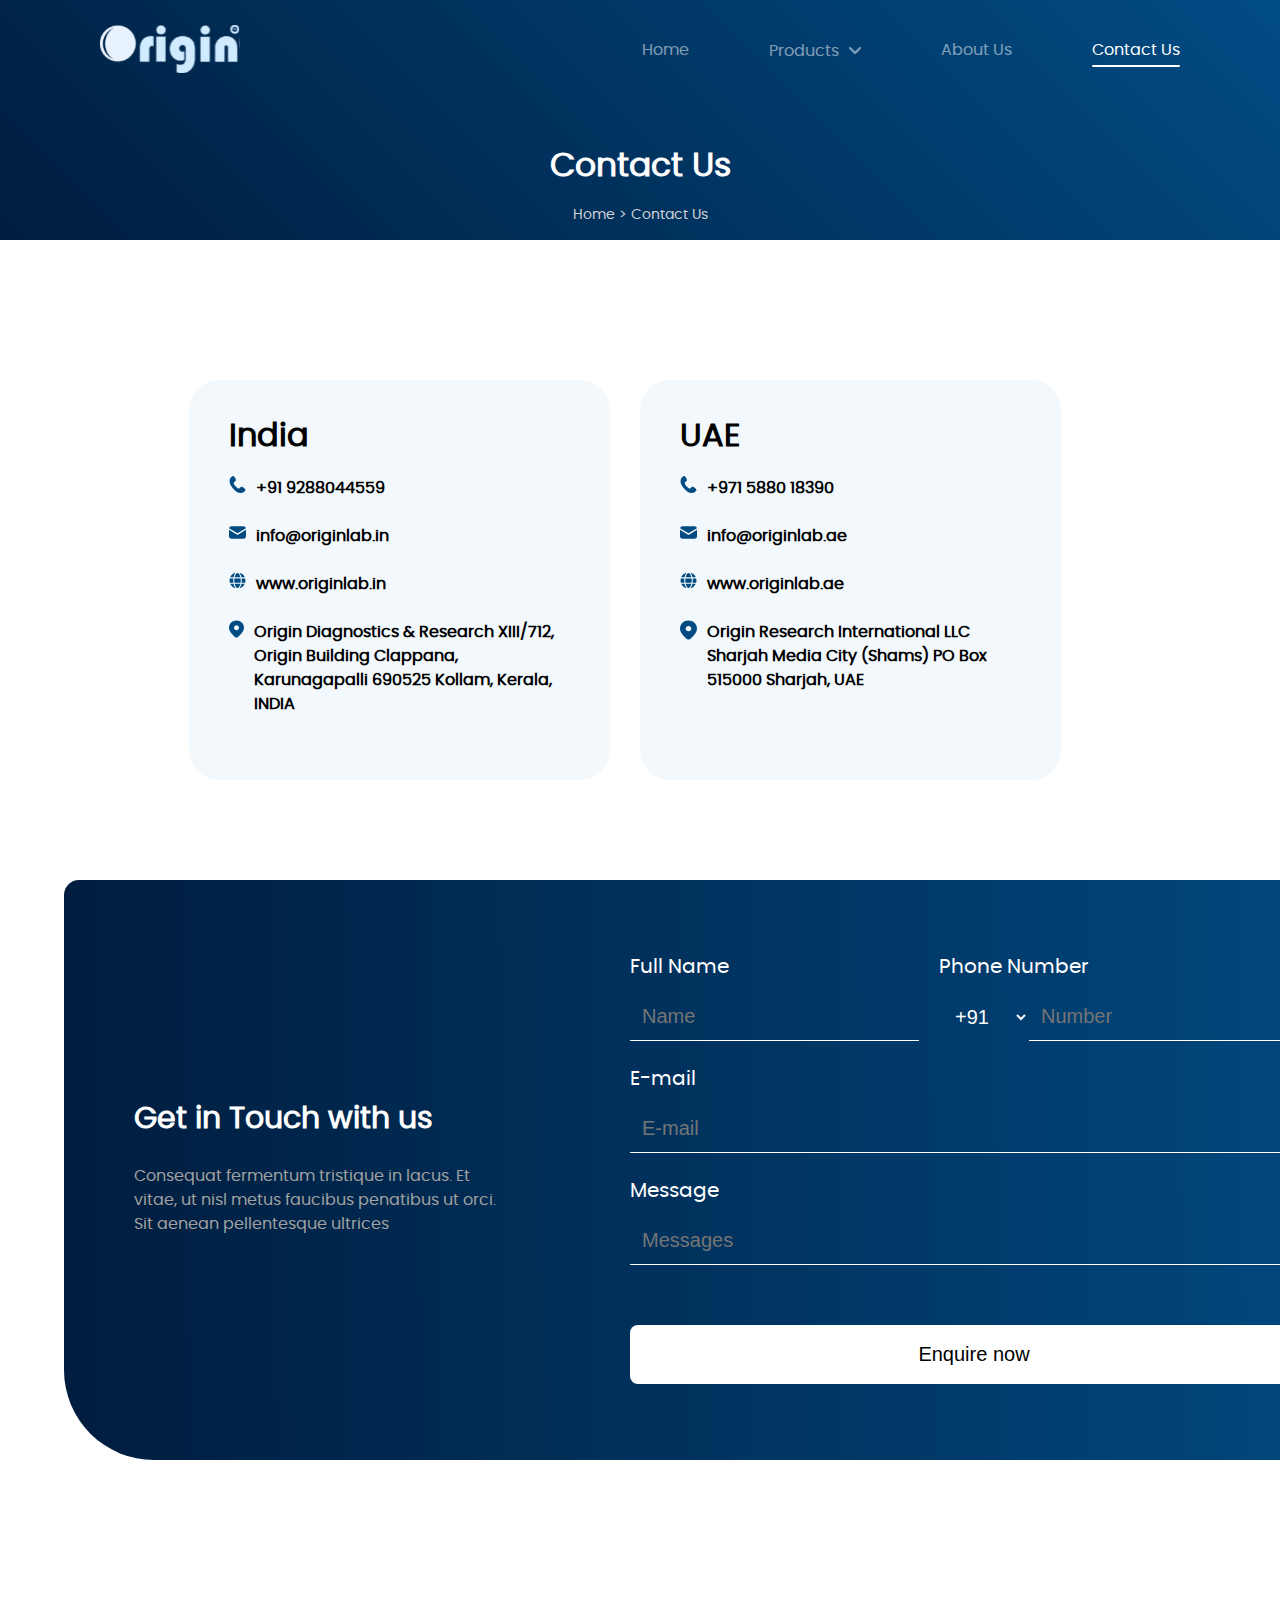
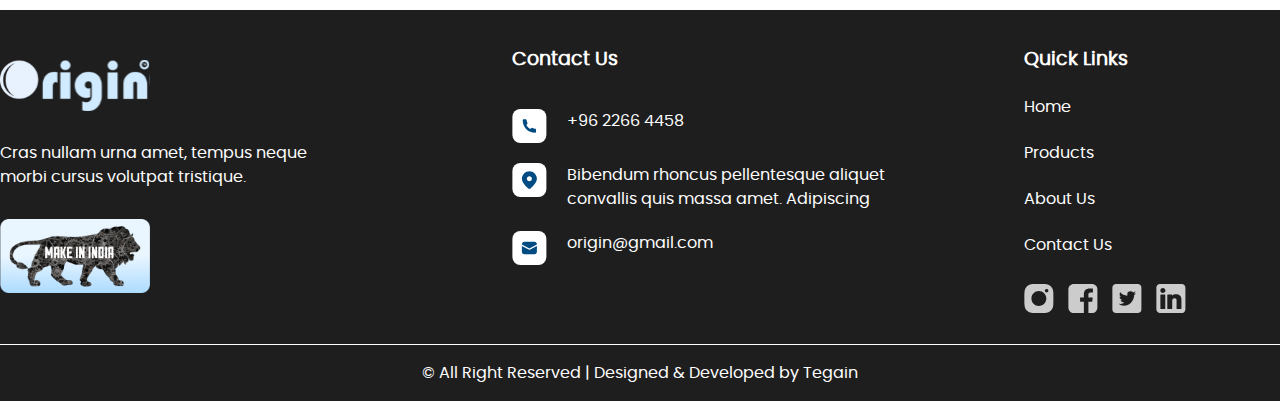
<file: pages/contact.html>
<!DOCTYPE html>
<html lang="en">
<head>
    <meta charset="UTF-8">
    <meta http-equiv="X-UA-Compatible" content="IE=edge">
    <meta name="viewport" content="width=device-width, initial-scale=1.0">
    <title>Origin</title>
    <link rel="stylesheet" href="../css/style.css">
    <link rel="stylesheet" href="../css/all.css">
    <link rel="favicon" href="../images/logo.svg">
    <script src="../js/jquery-3.6.0.min.js"></script>
    <script src="../js/script.js" defer></script>
</head>
<body>
    <section id="head">
        <header>
                <a href="#"><img src="../images/logo.svg" alt="Logo"></a></img>
                <nav>
                    <ul>
                        <li><a href="../index.html">Home</a></li>
                        <li><a href="../pages/product.html">Products <i class="fa-solid fa-angle-down"></i></a></li>
                        <li><a href="../pages/about.html">About Us</a></li>
                        <li class="active"><a href="../pages/contact.html">Contact Us</a></li>
                    </ul>
                </nav>
        </header>
        <h2>Contact Us</h2>
       <div class="list">
            <span>
                <a href="../index.html">Home</a> > <a href="../pages/product.html">Contact Us</a>
            </span>
       </div>
    </section>
    <section id="contact-info">
        <div class="wrapper">
            <div class="left-in">
                <h1>
                    India
                </h1>
               <div class="left">
                    <ul>
                        <li>
                            <div class="phone">
                                <img src="../images/phone.svg" alt="images">
                            </div>
                            <span><a href="tel:+91 9288044559">+91 9288044559</a></span>
                        </li>
                        <li>
                            <div class="message">
                                <img src="../images/message1.svg" alt="images">
                            </div>
                            <span><a href="mailto:info@originlab.in">info@originlab.in</a></span>
                        </li>
                        <li>
                            <div class="link">
                                <img src="../images/web 1.svg" alt="images">
                            </div>
                            <span><a href="www.originlab.in">www.originlab.in</a></span>
                        </li>
                        <li>
                            <div class="location">
                                <img src="../images/location1.svg" alt="images">
                            </div>
                            <span><a href="#">Origin Diagnostics & Research XIII/712, Origin Building Clappana, Karunagapalli 690525 Kollam, Kerala, INDIA</a></span>
                        </li>
                    </ul>
               </div>
            </div>
            <div class="right-uae">
                <h1>UAE</h1>
                <div class="right">
                    <ul>
                        <li>
                            <div class="phone">
                                <img src="../images/phone.svg" alt="images">
                            </div>
                            <span><a href="tel:+971 5880 18390">+971 5880 18390</a></span>
                        </li>
                        <li>
                            <div class="message">
                                <img src="../images/message1.svg" alt="images">
                            </div>
                            <span><a href="mailto:info@originlab.ae">info@originlab.ae</a></span>
                        </li>
                        <li>
                            <div class="link">
                                <img src="../images/web 1.svg" alt="images">
                            </div>
                            <span><a href="www.originlab.ae">www.originlab.ae</a></span>
                        </li>
                        <li>
                            <div class="location">
                                <img src="../images/location1.svg" alt="images">
                            </div>
                            <span><a href="#">Origin Research International LLC Sharjah Media City (Shams) PO Box 515000 Sharjah, UAE</a></span>
                        </li>
                    </ul>
                </div>
            </div>
        </div>
    </section>
    <section id="form">
        <div class="wrapper">
            <div class="form-bg">
               <div class="left">
                <h2>Get in Touch with us </h2>
                <p>Consequat fermentum tristique in lacus. Et vitae, ut nisl metus faucibus penatibus ut orci. Sit aenean pellentesque ultrices</p>
               </div>
               <div class="right">
                <form action="">
                    <div class="name-number">
                       <div class="name">
                        <label for="name">Full Name</label>
                        <input type="text" placeholder="Name" name="name"> 
                       </div>
                       <div class="number">
                        
                        <label for="number">Phone Number</label>
                        <div class="item-box">
                            <select name="" id="">
                                <option value="+91">+91</option>
                                <option value="+91">+914</option>
                                <option value="+91">+61</option>
                                <option value="+91">+81</option>
                                <option value="+91">+214</option>
                                <option value="+91">+61</option>
                                <option value="+91">+01</option>
                                <option value="+91">+901</option>
                            </select>
                            <input type="tel" placeholder="Number" name="number" pattern="[0-9]{3}-[0-9]{2}-[0-9]{4}" required> 
                        </div>
                       </div>
                    </div>
                    <div class="email">
                        <label for="email">E-mail</label> 
                        <input type="email" placeholder="E-mail" required>
                    </div>
                    <div class="message">
                        <label for="message">Message</label>
                        <input type="text" placeholder="Messages" name="message">
                    </div>
                    <input type="submit" value="Enquire now">
                </form>
               </div>
            </div>
        </div>
    </section>
    <footer>
        <div class="wrapper">
            <div class="left">
                <div class="brand">
                    <a href="#"><img src="../images/logo.svg" alt="Logo"></a>
                </div>
                <p>Cras nullam urna amet, tempus neque morbi cursus volutpat tristique.</p>
                <div class="logo">
                    <img src="../images/make in india.png" alt="images">
                </div>
            </div>
            <div class="middle">
                <h3>Contact Us</h3>
                <ul class="info">
                    <li>
                        <a href="#">
                            <div class="connect">
                                <img src="../images/contact.svg" alt="contact">
                            </div>
                        </a>
                        <span><a href="tel:+96 2266 4458">+96 2266 4458</a></span>
                    </li>
                    <li>
                        <a href="#">
                            <div class="connect">
                                <img src="../images/location.svg" alt="loacation">
                            </div>
                        </a>
                        <span><a href="#">Bibendum rhoncus pellentesque aliquet convallis quis massa amet.
                                Adipiscing</a></span>
                    </li>
                    <li>
                        <a href="#">
                            <div class="connect">
                                <img src="../images/mail.svg" alt="mail">
                            </div>
                        </a>
                        <span><a href="mailto:origin@gmail.com">origin@gmail.com</a></span>

                    </li>
                </ul>
            </div>
            <div class="right">
                <h3>Quick Links</h3>
                <ul class="links">
                    <li><a href="../index.html">Home</a></li>
                    <li><a href="../pages/product.html">Products</a></li>
                    <li><a href="../pages/about.html">About Us</a></li>
                    <li><a href="../pages/contact.html">Contact Us</a></li>
                    
                </ul>
                <ul class="social">
                    <li><a href="#"><img src="../images/Vector.svg" alt="images"></a> </li>
                    <li><a href="#"><img src="../images/Vector-1.svg" alt="images"></a></li>
                    <li><a href="#"><img src="../images/Vector-2.svg" alt="images"></a></li>
                    <li><a href="#"><img src="../images/Vector-3.svg" alt="images"></a></li>
                </ul>
            </div>
        </div>
        <div class="bottom">
            <p>© All Right Reserved | Designed & Developed by <a href="https://tegain.com/" target="_blank">Tegain</a>
            </p>
        </div>
    </footer>
</body>
</html>
</file>
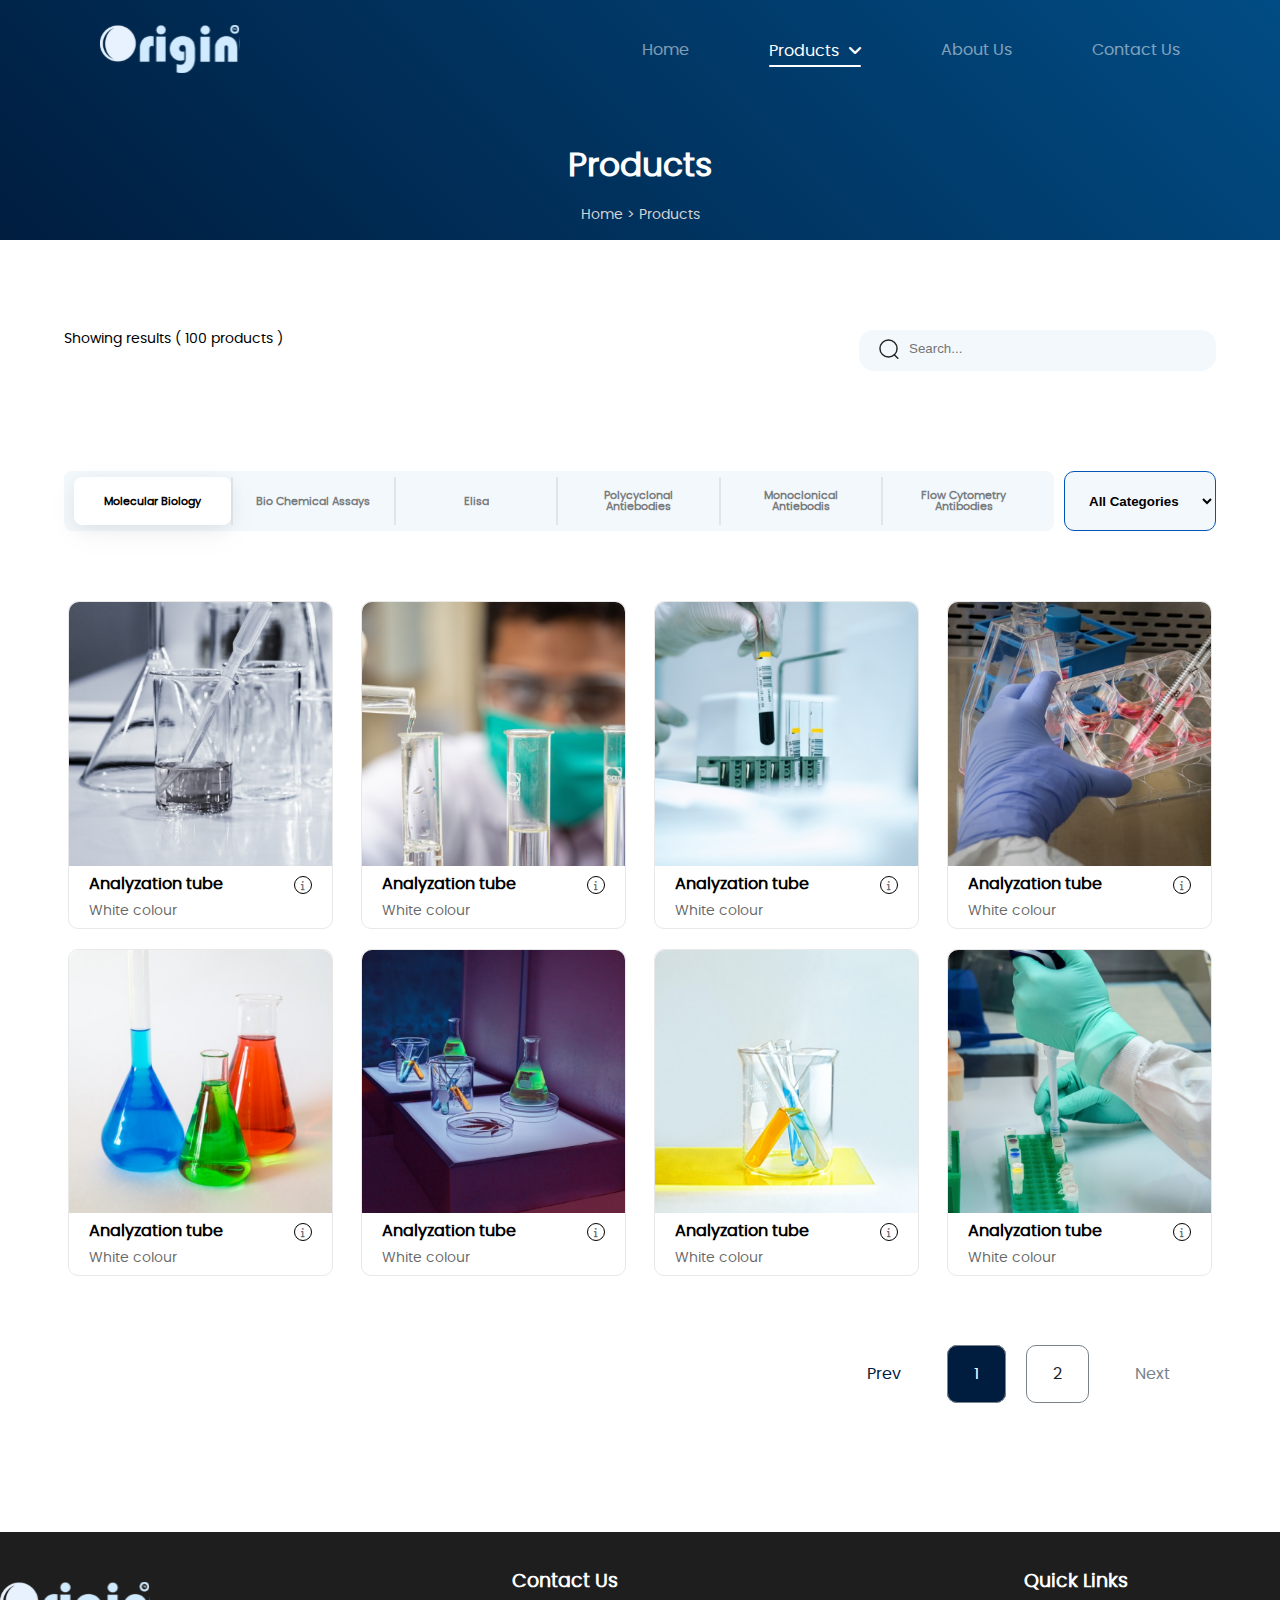
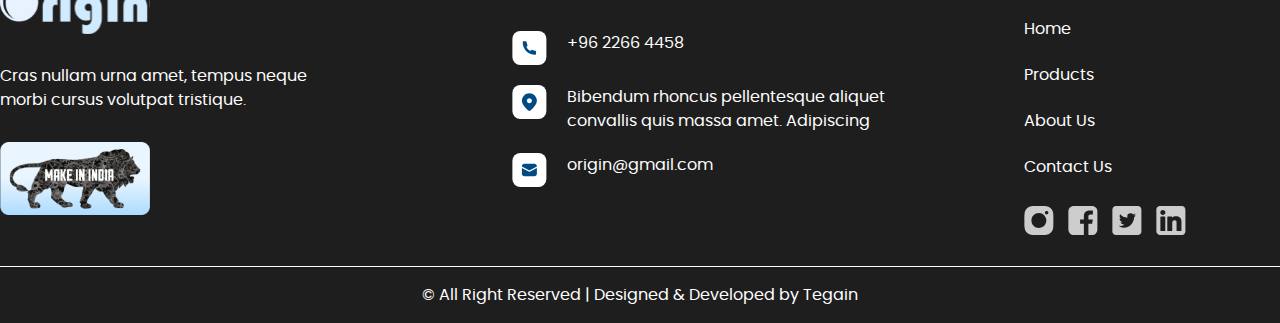
<file: pages/product.html>
<!DOCTYPE html>
<html lang="en">
<head>
    <meta charset="UTF-8">
    <meta http-equiv="X-UA-Compatible" content="IE=edge">
    <meta name="viewport" content="width=device-width, initial-scale=1.0">
    <title>Origin</title>
    <link rel="stylesheet" href="../css/style.css">
    <link rel="stylesheet" href="../css/all.css">
    <link rel="favicon" href="../images/logo.svg">
    <script src="../js/jquery-3.6.0.min.js"></script>
    <script src="../js/simplePagination.js"></script>
    <script src="../js/script.js" defer></script>
</head>
<body>
   <section id="head">
            <header>
                    <a href="#"><img src="../images/logo.svg" alt="Logo"></a></img>
                    <nav>
                        <ul>
                            <li><a href="../index.html">Home</a></li>
                            <li class="active"><a href="../pages/product.html">Products <i class="fa-solid fa-angle-down"></i></a></li>
                            <li><a href="../pages/about.html">About Us</a></li>
                            <li><a href="../pages/contact.html">Contact Us</a></li>
                        </ul>
                    </nav>
            </header>
            <h2>Products</h2>
           <div class="list">
                <span>
                    <a href="../index.html">Home</a> > <a href="../pages/product.html">Products</a>
                </span>
           </div>
   </section>
   <section id="product-list">
        <div class="wrapper">
            <div class="left">
                <span>Showing results ( 100 products )</span>
            </div>
            <div class="right">
                <span><img src="../images/search.svg" alt="images" class="find"></span>
                <input type="search" placeholder="Search...">
            </div>
        </div>
   </section>
   <section id="products">
        <div class="wrapper">
            <div class="top">
                <ul>
                    <li class="active"><a href="javascript:void(0)">Molecular Biology</a></li>
                    <li><a href="javascript:void(0)">Bio Chemical Assays</a></li>
                    <li><a href="javascript:void(0)">Elisa</a></li>
                    <li><a href="javascript:void(0)">Polycyclonal Antiebodies</a></li>
                    <li><a href="javascript:void(0)">Monoclonical Antiebodis</a></li>
                    <li><a href="javascript:void(0)">Flow Cytometry Antibodies</a></li>

                </ul>
                <select name="" id="">
                    <option value="All Categories">All Categories</option>
                    <option value="All Categories">All Categories</option>
                    <option value="All Categories">All Categories</option>
                </select>
            </div>
            <div class="bottom">
                <ul>
                    <li class="article-loop">
                        <a href="javascript:void(0)">
                            <h3> <img src="../images/product1.png" alt="image"></h3>
                            <div class="product-name">
                                <div class="top">
                                    <span>Analyzation tube</span>
                                    <small><i class="fa-solid fa-info"></i>
                                        <table>
                                            <thead>
                                                <tr>
                                                    <th>Cat. No.</th>
                                                    <th>Packing</th>
                                                    <th>Price</th>
                                                </tr>
                                            </thead>
                                            <tr>
                                                <td>0DP304-01</td>
                                                <td>50 preps</td>
                                                <td>10320</td>
                                            </tr>
                                            <tr>
                                                <td>0DP304-02</td>
                                                <td>100 preps</td>
                                                <td>18330</td>
                                            </tr>
                                            <tr>
                                                <td>0DP304-03</td>
                                                <td>200 preps</td>
                                                <td>32109</td>
                                            </tr>
                                        </table>
                                    </small>
                                </div>
                                <small>White colour</small>
                            </div>
                        
                    </a>

                    </li>
                    <li class="article-loop"><a href="javascript:void(0)">
                            <h3> <img src="../images/product2.png" alt="image"></h3>
                            <div class="product-name">
                                <div class="top">
                                    <span>Analyzation tube</span>
                                    <small><i class="fa-solid fa-info"></i>
                                        <table>
                                            <thead>
                                                <tr>
                                                    <th>Cat. No.</th>
                                                    <th>Packing</th>
                                                    <th>Price</th>
                                                </tr>
                                            </thead>
                                            <tr>
                                                <td>0DP304-01</td>
                                                <td>50 preps</td>
                                                <td>10320</td>
                                            </tr>
                                            <tr>
                                                <td>0DP304-02</td>
                                                <td>100 preps</td>
                                                <td>18330</td>
                                            </tr>
                                            <tr>
                                                <td>0DP304-03</td>
                                                <td>200 preps</td>
                                                <td>32109</td>
                                            </tr>
                                        </table>
                                    </small>
                                </div>
                                <small>White colour</small>
                            </div>
                        </a>
                    </li>
                    <li class="article-loop"><a href="javascript:void(0)">
                            <h3> <img src="../images/product3.png" alt="image"></h3>
                            <div class="product-name">
                                <div class="top">
                                    <span>Analyzation tube</span>
                                    <small><i class="fa-solid fa-info"></i>
                                        <table>
                                            <thead>
                                                <tr>
                                                    <th>Cat. No.</th>
                                                    <th>Packing</th>
                                                    <th>Price</th>
                                                </tr>
                                            </thead>
                                            <tr>
                                                <td>0DP304-01</td>
                                                <td>50 preps</td>
                                                <td>10320</td>
                                            </tr>
                                            <tr>
                                                <td>0DP304-02</td>
                                                <td>100 preps</td>
                                                <td>18330</td>
                                            </tr>
                                            <tr>
                                                <td>0DP304-03</td>
                                                <td>200 preps</td>
                                                <td>32109</td>
                                            </tr>
                                        </table>
                                    </small>
                                </div>
                                <small>White colour</small>
                            </div>
                        </a>
                    </li>
                    <li class="article-loop"><a href="javascript:void(0)">
                            <h3> <img src="../images/product4.png" alt="image"></h3>
                            <div class="product-name">
                                <div class="top">
                                    <span>Analyzation tube</span>
                                    <small><i class="fa-solid fa-info"></i>
                                        <table>
                                            <thead>
                                                <tr>
                                                    <th>Cat. No.</th>
                                                    <th>Packing</th>
                                                    <th>Price</th>
                                                </tr>
                                            </thead>
                                            <tr>
                                                <td>0DP304-01</td>
                                                <td>50 preps</td>
                                                <td>10320</td>
                                            </tr>
                                            <tr>
                                                <td>0DP304-02</td>
                                                <td>100 preps</td>
                                                <td>18330</td>
                                            </tr>
                                            <tr>
                                                <td>0DP304-03</td>
                                                <td>200 preps</td>
                                                <td>32109</td>
                                            </tr>
                                        </table>
                                    </small>
                                </div>
                                <small>White colour</small>
                            </div>
                        </a>
                    </li>
                    <li class="article-loop"><a href="javascript:void(0)">
                            <h3> <img src="../images/product5.png" alt="image"></h3>
                            <div class="product-name">
                                <div class="top">
                                    <span>Analyzation tube</span>
                                    <small><i class="fa-solid fa-info"></i>
                                        <table>
                                            <thead>
                                                <tr>
                                                    <th>Cat. No.</th>
                                                    <th>Packing</th>
                                                    <th>Price</th>
                                                </tr>
                                            </thead>
                                            <tr>
                                                <td>0DP304-01</td>
                                                <td>50 preps</td>
                                                <td>10320</td>
                                            </tr>
                                            <tr>
                                                <td>0DP304-02</td>
                                                <td>100 preps</td>
                                                <td>18330</td>
                                            </tr>
                                            <tr class="last">
                                                <td>0DP304-03</td>
                                                <td>200 preps</td>
                                                <td>32109</td>
                                            </tr>
                                        </table>
                                    </small>
                                </div>
                                <small>White colour</small>
                            </div>
                        </a>
                    </li>
                    <li class="article-loop"><a href="javascript:void(0)">
                            <h3> <img src="../images/product6.png" alt="image"></h3>
                            <div class="product-name">
                                <div class="top">
                                    <span>Analyzation tube</span>
                                    <small><i class="fa-solid fa-info"></i>
                                        <table>
                                            <thead>
                                                <tr>
                                                    <th>Cat. No.</th>
                                                    <th>Packing</th>
                                                    <th>Price</th>
                                                </tr>
                                            </thead>
                                            <tr>
                                                <td>0DP304-01</td>
                                                <td>50 preps</td>
                                                <td>10320</td>
                                            </tr>
                                            <tr>
                                                <td>0DP304-02</td>
                                                <td>100 preps</td>
                                                <td>18330</td>
                                            </tr>
                                            <tr>
                                                <td>0DP304-03</td>
                                                <td>200 preps</td>
                                                <td>32109</td>
                                            </tr>
                                        </table>
                                    </small>
                                </div>
                                <small>White colour</small>
                            </div>
                        </a>
                    </li>
                    <li class="article-loop"><a href="javascript:void(0)">
                            <h3> <img src="../images/product7.png" alt="image"></h3>
                            <div class="product-name">
                                <div class="top">
                                    <span>Analyzation tube</span>
                                    <small><i class="fa-solid fa-info"></i>
                                        <table>
                                            <thead>
                                                <tr>
                                                    <th>Cat. No.</th>
                                                    <th>Packing</th>
                                                    <th>Price</th>
                                                </tr>
                                            </thead>
                                            <tr>
                                                <td>0DP304-01</td>
                                                <td>50 preps</td>
                                                <td>10320</td>
                                            </tr>
                                            <tr>
                                                <td>0DP304-02</td>
                                                <td>100 preps</td>
                                                <td>18330</td>
                                            </tr>
                                            <tr>
                                                <td>0DP304-03</td>
                                                <td>200 preps</td>
                                                <td>32109</td>
                                            </tr>
                                        </table>
                                    </small>
                                </div>
                                <small>White colour</small>
                            </div>
                        </a>
                    </li>
                    <li class="article-loop"><a href="javascript:void(0)">
                            <h3> <img src="../images/product8.png" alt="image"></h3>
                            <div class="product-name">
                                <div class="top">
                                    <span>Analyzation tube</span>
                                    <small><i class="fa-solid fa-info"></i>
                                        <table>
                                            <thead>
                                                <tr>
                                                    <th>Cat. No.</th>
                                                    <th>Packing</th>
                                                    <th>Price</th>
                                                </tr>
                                            </thead>
                                            <tr>
                                                <td>0DP304-01</td>
                                                <td>50 preps</td>
                                                <td>10320</td>
                                            </tr>
                                            <tr>
                                                <td>0DP304-02</td>
                                                <td>100 preps</td>
                                                <td>18330</td>
                                            </tr>
                                            <tr>
                                                <td>0DP304-03</td>
                                                <td>200 preps</td>
                                                <td>32109</td>
                                            </tr>
                                        </table>
                                    </small>
                                </div>
                                <small>White colour</small>
                            </div>
                        </a>
                    </li>
                    <li class="article-loop"><a href="javascript:void(0)">
                            <h3> <img src="../images/product9.png" alt="image"></h3>
                            <div class="product-name">
                                <div class="top">
                                    <span>Analyzation tube</span>
                                    <small><i class="fa-solid fa-info"></i>
                                        <table>
                                            <thead>
                                                <tr>
                                                    <th>Cat. No.</th>
                                                    <th>Packing</th>
                                                    <th>Price</th>
                                                </tr>
                                            </thead>
                                            <tr>
                                                <td>0DP304-01</td>
                                                <td>50 preps</td>
                                                <td>10320</td>
                                            </tr>
                                            <tr>
                                                <td>0DP304-02</td>
                                                <td>100 preps</td>
                                                <td>18330</td>
                                            </tr>
                                            <tr>
                                                <td>0DP304-03</td>
                                                <td>200 preps</td>
                                                <td>32109</td>
                                            </tr>
                                        </table>
                                    </small>
                                </div>
                                <small>White colour</small>
                            </div>
                        </a>
                    </li>
                    <li class="article-loop"><a href="javascript:void(0)">
                            <h3> <img src="../images/product10.png" alt="image"></h3>
                            <div class="product-name">
                                <div class="top">
                                    <span>Analyzation tube</span>
                                    <small><i class="fa-solid fa-info"></i>
                                        <table>
                                            <thead>
                                                <tr>
                                                    <th>Cat. No.</th>
                                                    <th>Packing</th>
                                                    <th>Price</th>
                                                </tr>
                                            </thead>
                                            <tr>
                                                <td>0DP304-01</td>
                                                <td>50 preps</td>
                                                <td>10320</td>
                                            </tr>
                                            <tr>
                                                <td>0DP304-02</td>
                                                <td>100 preps</td>
                                                <td>18330</td>
                                            </tr>
                                            <tr>
                                                <td>0DP304-03</td>
                                                <td>200 preps</td>
                                                <td>32109</td>
                                            </tr>
                                        </table>
                                    </small>
                                </div>
                                <small>White colour</small>
                            </div>
                        </a>
                    </li>
                    <li class="article-loop"><a href="javascript:void(0)">
                            <h3> <img src="../images/product11.png" alt="image"></h3>
                            <div class="product-name">
                                <div class="top">
                                    <span>Analyzation tube</span>
                                    <small><i class="fa-solid fa-info"></i>
                                        <table>
                                            <thead>
                                                <tr>
                                                    <th>Cat. No.</th>
                                                    <th>Packing</th>
                                                    <th>Price</th>
                                                </tr>
                                            </thead>
                                            <tr>
                                                <td>0DP304-01</td>
                                                <td>50 preps</td>
                                                <td>10320</td>
                                            </tr>
                                            <tr>
                                                <td>0DP304-02</td>
                                                <td>100 preps</td>
                                                <td>18330</td>
                                            </tr>
                                            <tr>
                                                <td>0DP304-03</td>
                                                <td>200 preps</td>
                                                <td>32109</td>
                                            </tr>
                                        </table>
                                    </small>
                                </div>
                                <small>White colour</small>
                            </div>
                        </a>
                    </li>
                    <li class="article-loop"><a href="javascript:void(0)">
                            <h3> <img src="../images/product12.png" alt="image"></h3>
                            <div class="product-name">
                                <div class="top">
                                    <span>Analyzation tube</span>
                                    <small><i class="fa-solid fa-info"></i>
                                        <table>
                                            <thead>
                                                <tr>
                                                    <th>Cat. No.</th>
                                                    <th>Packing</th>
                                                    <th>Price</th>
                                                </tr>
                                            </thead>
                                            <tr>
                                                <td>0DP304-01</td>
                                                <td>50 preps</td>
                                                <td>10320</td>
                                            </tr>
                                            <tr>
                                                <td>0DP304-02</td>
                                                <td>100 preps</td>
                                                <td>18330</td>
                                            </tr>
                                            <tr>
                                                <td>0DP304-03</td>
                                                <td>200 preps</td>
                                                <td>32109</td>
                                            </tr>
                                        </table>
                                    </small>
                                </div>
                                <small>White colour</small>
                            </div>
                        </a>
                    </li>
                    
                </ul>
                <div id="pagination-container"></div>
            </div>
        </div>
    </section>  
    <footer>
        <div class="wrapper">
            <div class="left">
                <div class="brand">
                    <a href="#"><img src="../images/logo.svg" alt="Logo"></a>
                </div>
                <p>Cras nullam urna amet, tempus neque morbi cursus volutpat tristique.</p>
                <div class="logo">
                    <img src="../images/make in india.png" alt="images">
                </div>
            </div>
            <div class="middle">
                <h3>Contact Us</h3>
                <ul class="info">
                    <li>
                        <a href="#">
                            <div class="connect">
                                <img src="../images/contact.svg" alt="contact">
                            </div>
                        </a>
                        <span><a href="tel:+96 2266 4458">+96 2266 4458</a></span>
                    </li>
                    <li>
                        <a href="#">
                            <div class="connect">
                                <img src="../images/location.svg" alt="loacation">
                            </div>
                        </a>
                        <span><a href="#">Bibendum rhoncus pellentesque aliquet convallis quis massa amet.
                                Adipiscing</a></span>
                    </li>
                    <li>
                        <a href="#">
                            <div class="connect">
                                <img src="../images/mail.svg" alt="mail">
                            </div>
                        </a>
                        <span><a href="mailto:origin@gmail.com">origin@gmail.com</a></span>

                    </li>
                </ul>
            </div>
            <div class="right">
                <h3>Quick Links</h3>
                <ul class="links">
                    <li><a href="../index.html">Home</a></li>
                    <li><a href="../pages/product.html">Products</a></li>
                    <li><a href="../pages/about.html">About Us</a></li>
                    <li><a href="../pages/contact.html">Contact Us</a></li>
                    
                </ul>
                <ul class="social">
                    <li><a href="#"><img src="../images/Vector.svg" alt="images"></a> </li>
                    <li><a href="#"><img src="../images/Vector-1.svg" alt="images"></a></li>
                    <li><a href="#"><img src="../images/Vector-2.svg" alt="images"></a></li>
                    <li><a href="#"><img src="../images/Vector-3.svg" alt="images"></a></li>
                </ul>
            </div>
        </div>
        <div class="bottom">
            <p>© All Right Reserved | Designed & Developed by <a href="https://tegain.com/" target="_blank">Tegain</a>
            </p>
        </div>
    </footer>
</body>
</html>
</file>
<file: css/style.css>
* {
  padding: 0;
  margin: 0;
  list-style: none;
  box-sizing: border-box;
}
a {
  text-decoration: none;
}
@font-face {
  font-family: "poppinsbold";
  src: url("../fonts/poppins-bold-webfont.woff2") format("woff2"),
    url("../fonts/poppins-bold-webfont.woff") format("woff");
  font-weight: normal;
  font-style: normal;
}

@font-face {
  font-family: "poppinsmedium";
  src: url("../fonts/poppins-medium-webfont.woff2") format("woff2"),
    url("../fonts/poppins-medium-webfont.woff") format("woff");
  font-weight: normal;
  font-style: normal;
}

@font-face {
  font-family: "poppinsregular";
  src: url("../fonts/poppins-regular-webfont.woff2") format("woff2"),
    url("../fonts/poppins-regular-webfont.woff") format("woff");
  font-weight: normal;
  font-style: normal;
}

@font-face {
  font-family: "poppinssemibold";
  src: url("../fonts/poppins-semibold-webfont.woff2") format("woff2"),
    url("../fonts/poppins-semibold-webfont.woff") format("woff");
  font-weight: normal;
  font-style: normal;
}
body {
  font-family: "poppinsregular";
}
.wrapper {
  width: 90%;
  max-width: 1350px;
  margin: 0 auto;
}
#spotlight {
  height: 100vh;
  background: linear-gradient(to right, #001d3f, #014c84);
  border-bottom-left-radius: 300px;
}
header {
  display: flex;
  justify-content: space-between;
  height: 100px;
  align-items: center;
}
header nav ul {
  display: flex;
}
header nav ul li {
  margin-right: 80px;
  position: relative;
  opacity: 0.5;
}
header nav ul li i {
  margin-left: 6px;
}
header nav ul li.active {
  opacity: 1;
}
header nav ul li a {
  color: #fff;
}
header nav ul li::after {
  content: "";
  display: block;
  width: 0;
  height: 2px;
  border-radius: 20px;
  background: #fff;
  position: absolute;
  bottom: -8px;
  transition: 0.3s ease;
}
header nav ul li.active::after {
  width: 100%;
}
header nav ul li:hover::after {
  width: 100%;
}
header nav ul li:last-child {
  margin-right: 0;
}
main {
  display: flex;
  justify-content: space-between;
}
main .left {
  width: 60%;
  padding: 50px 0 0 100px;
}
main .left h1 {
  font-weight: 600;
  font-size: 56px;
  line-height: 1.5em;
  width: 80%;
  color: #fff;
}
main .left p {
  margin-top: 20px;
  color: rgb(221, 218, 218);
  width: 60%;
  line-height: 1.5em;
}
main .left a.button {
  margin-top: 50px;
  padding: 14px 28px;
  display: inline-block;
  background-color: #fff;
  color: #014b83;
  font-weight: 600;
  font-size: 18px;
  line-height: 30px;
  border-radius: 8px;
  cursor: pointer;
}
main .right {
  position: relative;
  width: 40%;
}
main .right .main-slider {
  display: block;
  width: 100%;
}
main .right .main-slider img {
  width: 100%;
  display: block;
}
main .right span {
  width: 100px;
  display: inline-block;
  position: absolute;
  left: -114px;
  bottom: 150px;
}
main .right span img {
  width: 100%;
  display: block;
}
main .right .img-box {
  width: 550px;
}
main .right .img-box img {
  width: 100%;
  display: block;
}

/* spotlight-end */

#products {
  padding: 100px 0 0;
}
#products .top {
  display: flex;
  justify-content: space-between;
}
#products .top ul {
  display: flex;
  justify-content: center;
  justify-content: space-between;
  width: 90%;
  background: #f2f8fc;
  height: 60px;
  padding: 6px 10px;
  border-radius: 8px;
}
#products .top ul li {
  padding: 0 16px;
  text-align: center;
  font-weight: bold;
  display: flex;
  justify-content: center;
  width: 100%;
  margin-right: 0;
  align-items: center;
  cursor: pointer;
  opacity: 0.5;
  transition: 0.3s ease-in;
}
#products .top ul li.active {
  opacity: 1;
  box-shadow: rgba(17, 17, 26, 0.05) 0px 4px 16px,
    rgba(17, 17, 26, 0.05) 0px 8px 32px;
}
#products .bottom ul li table {
  border-spacing: 0;
  border-collapse: separate;
  position: absolute;
  bottom: -120px;
  left: -30px;
  width: 400px;
  text-align: center;
  border-radius: 10px;
  box-shadow: rgba(0, 0, 0, 0.1) 0px 1px 3px 0px,
    rgba(0, 0, 0, 0.06) 0px 1px 2px 0px;
  background-color: #f2f8fc;
  z-index: 44;
  visibility: hidden;
}
#products .bottom ul li small.active table {
  visibility: visible;
}
tr:last-child td:last-child {
  border-bottom-right-radius: 10px;
}
tr:last-child td:first-child {
  border-bottom-left-radius: 10px;
}
th {
  border-top-left-radius: 10px;
  border-top-right-radius: 10px;
  font-size: 14px;
}
table th {
  padding: 10px;
}
table tr td {
  border-bottom: 1px solid #929292;
  padding: 10px;
  background: #fff;
}
table tr.last {
  border-bottom-left-radius: 10px;
  border-bottom-right-radius: 10px;
}
table tr:last-child td {
  border: none;
}
#products .top ul li.active {
  background: #fff;
  padding: 14px 14px;
  border-radius: 8px;
}
#products .top ul li:nth-child(2n) {
  border-left: 2px solid #d3d3d3;
  border-right: 2px solid #d3d3d3;
}
#products .top ul li:last-child {
  border-right: none;
}
#products .top ul li a {
  color: #000;
  display: inline-block;
  font-size: 11px;
}
#products .top select {
  padding: 8px 20px;
  font-weight: bold;
  background: #f2f8fc;
  border-radius: 10px;
  margin-left: 10px;
  border: 1px solid #0055b7;
}
#products .bottom ul {
  padding: 50px 0;
  display: flex;
  justify-content: space-around;
  flex-wrap: wrap;
}
#products .bottom ul li:hover {
  box-shadow: rgba(149, 157, 165, 0.2) 0px 8px 24px;
}
#products .bottom ul li {
  transition: 0.5s;
  position: relative;
  width: 23%;
  border-radius: 10px;
  border: 1px solid rgb(232, 232, 232);
  margin: 20px 20px 0 0;
}
#products .bottom ul li:nth-child(4n) {
  margin-right: 0;
}
#products .bottom ul li h3 img {
  width: 100%;
  display: block;
  border-top-left-radius: 10px;
  border-top-right-radius: 10px;
}
#products .bottom ul li span {
  font-weight: 600;
  display: block;
  margin-bottom: 10px;
  color: #000;
}
#products .bottom ul li small {
  color: #00000099;
  font-size: 14px;
  font-weight: 400;
}
#products .bottom ul li .product-name {
  padding: 10px 20px;
}
#products .bottom ul li .product-name .top i {
  padding: 3px 6px;
  border-radius: 50%;
  border: 1px solid #000;
  font-size: 10px;
}

/* products-end */

.view-all {
  border-bottom: 2px solid #014b83;
  width: fit-content;
  margin: 0 auto;
}
.view-all a {
  color: #014b83;
  text-decoration: none;
}
#global {
  margin-top: 70px;
  height: 400px;
  background: linear-gradient(to right, #001d3f, #014c84);
  position: relative;
  display: flex;
  justify-content: space-between;
  align-items: center;
  overflow: hidden;
  padding-right: 70px;
}
#global .left .top-mesh {
  position: absolute;
  top: 0;
  left: 0;
}
#global .left .top-mesh img {
  position: absolute;
  left: 0px;
  margin-top: 7px;
  width: 100px;
}
#global .left {
  width: 60%;
}
#global .left ul {
  display: flex;
  justify-content: flex-start;
  align-items: center;
}
#global .left ul hr {
  border-top: 1px dashed #fff;
  border-bottom: none;
  border-left: none;
  border-right: none;
  width: 100%;
}
#global .left ul hr.first {
  width: 100%;
}
.hr-line {
  border-bottom: 2px dashed #fff;
  width: 85%;
  height: 0px;
  position: relative;
}
#global .left ul {
  margin-top: -60px;
  padding-left: 130px;
}
#global .left ul li {
  margin-top: 20px;
  display: block;
  transition: 0.3s ease;
  text-align: left;
  width: 80%;
  z-index: 999;
}
#global .left ul li .span {
  width: 70px;
  margin-bottom: 16px;
  z-index: 999;
}
#global .left ul li .span img {
  display: block;
  width: 100%;
  z-index: 999;
}
#global .left ul li small {
  line-height: 1.5em;
  display: block;
  font-size: 14px;
  font-weight: bold;
  color: #fff;
  width: 100%;
}
#global .left ul li:hover {
  transform: translateY(-5px);
}
#global .bottom-mesh {
  position: absolute;
  left: 0;
  bottom: -12px;
  display: block;
  width: 100%;
}
#global .bottom-mesh img {
  width: 160px;
}
#global .right {
  width: 400px;
}
#global .right img {
  width: 100%;
  display: block;
}
#global .right-mesh img {
  position: absolute;
  top: 2px;
  right: 6px;
  width: 100px;
}

/* global-end */

#we-are {
  padding: 100px 0;
}
#we-are .right-box {
  position: relative;
  width: 40%;
}
#we-are .right-box .shadow {
  background: linear-gradient(45deg, #001d3f, #014c84);
  display: block;
  width: 412px;
  height: 443px;
  border-radius: 20px;
  border-top-left-radius: 130px;
  border-bottom-right-radius: 130px;
}
#we-are .wrapper {
  display: flex;
  justify-content: space-between;
  align-items: center;
}

#we-are .main-img {
  width: 420px;
  position: absolute;
  top: 30px;
  right: 90px;
}
#we-are .main-img img {
  width: 100%;
  display: block;
}
#we-are .sub-img {
  width: 200px;
  position: absolute;
  bottom: -80px;
  right: 10px;
}
#we-are .mesh {
  position: absolute;
  left: -120px;
  top: 30%;
  width: 100px;
}
#we-are .mesh img {
  width: 100%;
  display: block;
}
#we-are .sub-img img {
  width: 100%;
  display: block;
}
#we-are .left-box {
  width: 50%;
}
#we-are .left-box h4 {
  margin-bottom: 20px;
  font-size: 18px;
}
#we-are .left-box p {
  line-height: 1.5em;
  color: #7a838a;
  font-size: 16px;
}

/* we-are end */

#mission {
  margin-top: 80px;
  background: #f8f8f8;
  display: flex;
  align-items: center;
}
#mission .wrapper {
  display: flex;
  padding: 100px 0;
}
#mission .left {
  display: flex;
  width: 30%;
  flex-direction: column;
  justify-content: center;
  margin-right: 90px;
  position: relative;
}
#mission .right {
  width: 70%;
}
#mission .left h2 {
  width: 90%;
  font-size: 32px;
  margin-right: 165px;
  line-height: 1.5em;
  margin-bottom: 10px;
}
#mission .left h2 span {
  border-bottom: 3px solid #014b83;
}
#mission .left p {
  color: #7a838a;
  line-height: 1.5em;
  font-size: 14px;
}
#mission .right .slider {
  display: flex;
}
#mission .right .slider .item:hover {
  box-shadow: rgba(149, 157, 165, 0.2) 0px 8px 24px;
}
#mission .right .slider .item {
  transition: 0.3s ease;
  width: 30%;
  border-radius: 10px;
  border: 22px solid #fff;
  background: #fff;
  margin-right: 20px;
}
#mission .right .slider .item .image {
  width: 100%;
  display: block;
  border-radius: 5px;
  margin-bottom: 40px;
}
#mission .right .slider .item .image img {
  width: 100%;
  display: block;
}
#mission .right .slider .item h1 {
  font-size: 14px;
  margin-bottom: 10px;
}
#mission .right .slider .item p {
  color: #7a838a;
  font-size: 12px;
  margin-bottom: 10px;
  line-height: 1.5em;
}
#mission .right .slider .item span {
  font-size: 12px;
}

.slick-prev:before,
.slick-next:before {
  color: #000;
}

/* mission-end */

#client .top {
  margin-top: 100px;
  display: flex;
  justify-content: center;
}
#client .top h2 span {
  border-bottom: 3px solid #014b83;
}
#client .bottom {
  width: 100%;
  margin: 0 auto;
  display: flex;
  align-items: center;
  flex-wrap: wrap;
  justify-content: space-between;
  padding-top: 20px;
}
#client .bottom li {
  height: 100%;
  width: 100px;
  margin-right: 90px;
  margin-top: 60px;
  transition: 0.3s ease;
  cursor: pointer;
}
#client .bottom li:hover {
  transform: translateY(-6px);
}
#client .bottom li:nth-child(6) {
  margin-right: 0;
}
#client .bottom li:last-child {
  margin-right: 0;
}
#client .bottom li.huge {
  width: 290px;
}
#client .bottom li img {
  display: block;
  width: 100%;
}

/* client-end */

#experience {
  margin-top: 130px;
  background: #f8f8f8;
  height: 600px;
}
#experience h1 {
  text-align: center;
  padding-top: 90px;
  width: 25%;
  display: block;
  margin: 0 auto;
}
#experience h1 span {
  border-bottom: 3px solid #014b83;
  width: fit-content;
  margin: 0 auto;
  line-height: 1.8em;
}
#experience .middle {
  position: relative;
  z-index: 3;
  margin: 0 auto;
  margin-top: 40px;
  background: #013f70;
  display: block;
  width: 1000px;
  height: 210px;
  border-radius: 18px;
  border-top-left-radius: 60px;
  border-bottom-right-radius: 60px;
}
#experience .middle-image h1 {
  position: relative;
  z-index: 1;
  width: 112%;
  bottom: 352px;
  margin-left: -6%;
}
#experience .middle-image h1 img {
  width: 100%;
  display: block;
}
#experience .result ul {
  display: flex;
  justify-content: center;
  top: 50px;
}
#experience .result ul li:hover {
  box-shadow: rgba(50, 50, 93, 0.25) 0px 13px 27px -5px,
    rgba(0, 0, 0, 0.3) 0px 8px 16px -8px;
    transform: scale(1.02);
}
#experience .result ul li {
  cursor: pointer;
  width: 22%;
  height: 300px;
  border-radius: 10px;
  border: 22px solid #fff;
  background: #fff;
  margin-right: 20px;
  margin-top: -36%;
  z-index: 3;
  position: relative;
  left: 10px;
  transition: 0.6s ease;
}

#experience .result ul li .img {
  position: absolute;
  width: 60px;
  top: -3px;
}
#experience .result ul li img {
  width: 100%;
  display: block;
}
#experience .result ul li h2 {
  margin-top: 75px;
  font-size: 20px;
}
#experience .result ul li p {
  margin-top: 15px;
  font-size: 14px;
  line-height: 1.5em;
  color: #7a838a;
}
#experience .result .result-mesh {
  position: relative;
  margin-top: -18%;
  margin-left: 95%;
  top: 100%;
  width: 150px;
}
#experience .result .result-mesh img {
  width: 100%;
  display: block;
}

/* experience-end */

#testimonials {
  display: flex;
  justify-content: center;
}
#testimonials .wrapper .content {
  display: flex;
  justify-content: center;
}
#testimonials h1 {
  margin-top: 150px;
  text-align: center;
}
#testimonials h1 span {
  border-bottom: 3px solid #014b83;
}
#testimonials .say-us:hover {
  box-shadow: rgba(149, 157, 165, 0.2) 0px 8px 24px;
}
#testimonials .say-us {
  transition: 0.6s;
  margin-top: 50px;
  height: 280px;
  border-radius: 10px;
  width: 40%;
  margin-right: 20px;
  background: #fff;
}
#testimonials .say-us .quatation {
  position: relative;
  left: 20px;
  width: 30px;
  margin-top: 25px;
  margin-bottom: 25px;
}
#testimonials .say-us .quatation img {
  width: 100%;
  display: block;
}
#testimonials .say-us p {
  width: 93%;
  color: #7a838a;
  font-size: 15px;
  margin-left: 20px;
  margin-bottom: 20px;
  line-height: 1.2em;
}
#testimonials .say-us .person {
  margin-left: 20px;
  width: 50px;
}
#testimonials .say-us .person img {
  width: 100%;
  display: block;
}
#testimonials .say-us .name {
  display: flex;
  align-items: center;
}
#testimonials .say-us .name .sub {
  margin-left: 10px;
  line-height: 1.3em;
}
#testimonials .say-us .name .sub span {
  font-weight: bold;
  display: flex;
  flex-wrap: wrap;
}
#testimonials .say-us .name .sub small {
  display: flex;
  color: #7a838a;
}

/* testimonials-end */

footer {
  margin-top: 150px;
  background: #1e1e1e;
}
footer .wrapper {
  width: 100%;
  display: flex;
  justify-content: space-between;
}
footer .left {
  width: 33%;
}
footer .left .brand {
  width: 150px;
  margin-top: 50px;
  margin-bottom: 30px;
}
footer .left .brand img {
  width: 100%;
  display: block;
}
footer .left p {
  width: 319px;
  color: #fff;
  line-height: 1.5em;
}
footer .left .logo {
  width: 150px;
  bottom: 30px;
  margin-top: 30px;
}
footer .left .logo img {
  width: 100%;
  display: block;
}
footer .middle {
  width: 33%;
}
footer .middle h3 {
  color: #fff;
  margin-bottom: 40px;
  margin-top: 40px;
}
footer .middle .info li {
  display: flex;
  margin-bottom: 20px;
}
footer .middle .info li a {
  color: #fff;
  line-height: 1.5em;
}
footer .middle .info li a .connect img {
  width: 100%;
  display: block;
}
footer .middle .info li span {
  width: 350px;
  display: block;
  margin-left: 20px;
}
footer .right {
  width: 20%;
}
footer .right h3 {
  color: #fff;
  margin-top: 40px;
  margin-bottom: 30px;
}
footer .right .social {
  display: flex;
  align-items: center;
}
footer .right .social li {
  width: 30px;
  margin-right: 14px;
  transition: 0.4s ease;
}
footer .right .social li:hover {
  transform: scale(1.1);
}
footer .right .social a {
  display: block;
}
footer .right .social img {
  width: 100%;
  display: block;
  transition: 0.4s ease;
}
footer .right ul li {
  margin-bottom: 30px;
}
footer .right ul li a {
  color: #fff;
}
footer .bottom {
  border-top: 1px solid #fff;
}
footer .bottom p {
  color: #fff;
  text-align: center;
  margin-top: 20px;
  padding-bottom: 20px;
}
footer p a {
  color: #fff;
}

/* footer-end */

/* product.html */

#head {
  height: 240px;
  background: linear-gradient(45deg, #001d3f, #014c84);
}
#head h2 {
  color: #fff;
  font-size: 33px;
  text-align: center;
  margin-top: 50px;
}
#head .list span {
  font-size: 14px;
  margin-top: 25px;
  display: block;
  text-align: center;
  color: #d1d3d5;
}
#head .list span a {
  color: #d1d3d5;
}
#head header {
  display: flex;
  justify-content: space-between;
  align-items: center;
  padding: 0 100px;
}
#head header nav ul {
  display: flex;
}
#head header nav ul li {
  margin-right: 80px;
  position: relative;
}
#head header nav ul li a {
  color: #fff;
}
#head header nav ul li::after {
  content: "";
  display: block;
  width: 0;
  height: 2px;
  border-radius: 20px;
  background: #fff;
  position: absolute;
  bottom: -8px;
  transition: 0.3s ease;
}
#head header nav ul li.active::after {
  width: 100%;
}
#head header nav ul li:hover::after {
  width: 100%;
}
#head header nav ul li:last-child {
  margin-right: 0;
}
/* header-end */

#product-list {
  margin-top: 90px;
}
#product-list .wrapper {
  display: flex;
  justify-content: space-between;
}
#product-list .left span {
  font-size: 14px;
}
#product-list .right {
  display: flex;
}
#product-list .right {
  padding: 1px 120px 5px 20px;
  display: flex;
  align-items: center;
  background: #f2f8fc;
  border-radius: 15px;
  color: #fff;
}
#product-list .right span {
  width: 20px;
}
#product-list .right img {
  width: 100%;
  display: block;
}
#product-list .right input {
  outline: none;
  padding: 10px 10px;
  border: none;
  background: #f2f8fc;
  color: #000;
}
#pagination-container {
  text-align: right;
  margin-top: 40px;
}
#pagination-container a,
#pagination-container span {
  padding: 20px 26px;
  margin-right: 20px;
  color: #1e1e1e;
  border: 1px solid #7a838a;
  color: #1e1e1e;
  border-radius: 10px;
}
#pagination-container .current {
  background-color: #001d3f;
  color: #fff;
}
#pagination-container .prev,
#pagination-container .next {
  border: none;
  background: none;
  color: #7a838a;
}
#pagination-container .current.prev,
#pagination-container .current.next {
  color: #001d3f;
}
/* product-end */

#about-us {
  padding: 100px 0;
}
#about-us .wrapper {
  display: flex;
  justify-content: space-between;
  align-items: center;
}
#about-us .left {
  width: 36%;
  margin-left: 100px;
}
#about-us .left h1 {
  margin-top: 70px;
  font-size: 30px;
  font-weight: bold;
}
#about-us .left p {
  margin-top: 20px;
  line-height: 1.5em;
  color: #7a838a;
  font-size: 14px;
}
#about-us .right {
  position: relative;
  margin-right: 100px;
}
#about-us .right .about-box {
  background: linear-gradient(45deg, #001d3f, #014c84);
  display: block;
  width: 412px;
  height: 444px;
  border-radius: 20px;
  border-top-right-radius: 130px;
  border-bottom-left-radius: 130px;
}
#about-us .right .about-img {
  width: 420px;
  position: absolute;
  top: 30px;
  right: 30px;
}
#about-us .right img {
  width: 100%;
  display: block;
}

/* about-us-end */

#our-team {
  background: #f8f8f8;
  padding: 50px 0;
}
#our-team .wrapper {
  text-align: center;
}
#our-team .team h1 {
  font-size: 30px;
  font-weight: bold;
  padding-top: 80px;
  padding-bottom: 20px;
}
#our-team .team span {
  font-size: 14px;
  color: #7a838a;
  width: 660px;
  display: inline-block;
  margin-bottom: 70px;
  line-height: 1.5em;
}
#our-team .top {
}
#our-team .top ul {
  display: flex;
  justify-content: center;
  justify-content: space-between;
  width: 47%;
  margin: 0 auto;
  background: #2e83cb0f;
  height: 50px;
  padding: 6px 5px;
  border-radius: 8px;
}
#our-team .top ul li {
  padding: 0 16px;
  text-align: center;
  display: flex;
  justify-content: center;
  width: 100%;
  align-items: center;
  cursor: pointer;
  transition: 0.3s ease-in;
}
#our-team .top ul li:nth-child(2) {
  border-left: 1px solid #000;
  border-right: 1px solid #000;
}
#our-team .top ul li a {
  font-size: 14px;
  color: #000;
}
#our-team .top ul li.active {
  border-radius: 10px;
  background: #fff;
  font-weight: bold;
  opacity: 1;
  box-shadow: rgba(17, 17, 26, 0.05) 0px 4px 16px,
    rgba(17, 17, 26, 0.05) 0px 8px 32px;
}
#our-team .middle {
  position: relative;
}
#our-team .middle ul {
  width: 81%;
  margin: 0 auto;
  flex-wrap: wrap;
  margin-top: 80px;
  display: flex;
  justify-content: space-between;
}
#our-team .middle ul li {
  width: 271px;
  text-align: center;
  margin-bottom: 40px;
  transition: 0.5s ease;
  cursor: pointer;
}
#our-team .middle ul li:hover {
  transform: translateY(-10px);
}
#our-team .middle ul li .about-person {
  width: 200px;
  margin: 0 auto 20px;
}
#our-team .middle ul li img {
  width: 100%;
  display: block;
}
#our-team .middle ul li h3 {
  font-size: 18px;
  margin-bottom: 12px;
}
#our-team .middle ul li small {
  color: #7a838a;
  font-size: 14px;
}
#our-team .middle .left-mesh {
  width: 100px;
  position: absolute;
  top: 53%;
  right: 99%;
}
#our-team .middle .left-mesh img {
  width: 100%;
  display: block;
}
#our-team .middle .right-mesh {
  width: 179px;
  position: absolute;
  left: 93%;
  top: 93%;
}
#our-team .middle .right-mesh img {
  width: 100%;
  display: block;
}

/* our-team-end */

#new-mission {
  position: relative;
  padding: 100px 0;
}
#new-mission .wrapper {
}
#new-mission h1 {
  font-size: 30px;
  font-weight: bold;
  text-align: center;
  margin-top: 150px;
}
#new-mission .mission-slider {
}
#new-mission .mission-content {
  display: flex;
  align-items: center;
  margin: 0 138px;
}

#new-mission .mission-content .left {
  position: relative;
  margin-top: 60px;
  z-index: 1;
}
#new-mission .mission-content .left .scope-img {
  width: 640px;
}
#new-mission .mission-content .left .scope-img img {
  width: 100%;
  display: block;
}
#new-mission .mission-content .left .mesh {
  position: absolute;
  width: 200px;
  bottom: 4px;
  left: -137px;
  z-index: -1;
}
#new-mission .mission-content .left .mesh img {
  width: 100%;
  display: block;
}
#new-mission .mission-content .right {
  margin-left: 80px;
}
#new-mission .mission-content .right h3 {
  font-size: 24px;
  font-weight: bold;
  margin-bottom: 20px;
}
#new-mission .mission-content .right p {
  line-height: 1.5em;
  color: #7a838a;
}

/* new-mission-end */

#contact-info {
  border-radius: 24px;
}
#contact-info .wrapper {
  display: flex;
  padding: 140px 50px 100px 50px;
  justify-content: center;
}
#contact-info .left-in {
  padding: 40px;
  background: #f2f8fc;
  width: 40%;
  border-radius: 30px;
  margin-right: 30px;
}
#contact-info .left-in h1 {
  margin-bottom: 24px;
}
#contact-info .left-in .left {
}
#contact-info .left-in .left ul {
}
#contact-info .left-in .left ul li {
  display: flex;
  margin-bottom: 24px;
}
#contact-info .left-in .left ul li .phone {
  width: 20px;
}
#contact-info .left-in .left ul li .phone img {
  width: 100%;
  display: block;
}
#contact-info .left-in .left ul li span {
  margin-left: 10px;
  width: 380px;
}
#contact-info .left-in .left ul li span a {
  line-height: 1.5em;
}
#contact-info .left-in .left ul li .message {
  width: 20px;
}
#contact-info .left-in .left ul li .message img {
  width: 100%;
  display: block;
}
#contact-info .left-in .left ul li .message span a {
}
#contact-info .left-in .left ul li .link {
  width: 20px;
}
#contact-info .left-in .left ul li .link img {
  width: 100%;
  display: block;
}
#contact-info .left-in .left ul li .link span a {
}
#contact-info .left-in .left ul li .location {
  width: 20 px;
}
#contact-info .left-in .left ul li .location img {
  width: 100%;
  display: block;
}
#contact-info .left-in .left ul li span a {
  color: #000;
  font-size: 16px;
  font-weight: bold;
}

#contact-info .right-uae {
  padding: 40px;
  background: #f2f8fc;
  width: 40%;
  border-radius: 30px;
  margin-right: 30px;
}
#contact-info .right-uae h1 {
  margin-bottom: 24px;
}
#contact-info .right-uae .right {
}
#contact-info .right-uae .right ul {
}
#contact-info .right-uae .right ul li {
  display: flex;
  margin-bottom: 24px;
}
#contact-info .right-uae .right ul li .phone {
  width: 20px;
}
#contact-info .right-uae .right ul li .phone img {
  width: 100%;
  display: block;
}
#contact-info .right-uae .right ul li span {
  margin-left: 10px;
  width: 379px;
}
#contact-info .right-uae .right ul li span a {
  line-height: 1.5em;
}
#contact-info .right-uae .right ul li .message {
  width: 20px;
}
#contact-info .right-uae .right ul li .message img {
  width: 100%;
  display: block;
}
#contact-info .right-uae .right ul li span a {
}
#contact-info .right-uae .right ul li .link {
  width: 20px;
}
#contact-info .right-uae .right ul li .link img {
  width: 100%;
  display: block;
}
#contact-info .right-uae .right ul li span a {
}
#contact-info .right-uae .right ul li .location {
  width: 20px;
}
#contact-info .right-uae .right ul li .location img {
  width: 100%;
  display: block;
}
#contact-info .right-uae .right ul li span a {
  color: #000;
  width: 379px;
  font-size: 16px;
  font-weight: bold;
}
/* contact-info-end */

#form {
}
#form .wrapper {
}
#form .form-bg {
  margin: 0 auto;
  background: linear-gradient(89.39deg, #001d3f 0.46%, #014c84 99.42%);
  width: 1400px;
  height: 580px;
  border-radius: 15px;
  border-top-right-radius: 90px;
  border-bottom-left-radius: 90px;
  align-items: center;
  display: flex;
  justify-content: space-between;
  padding: 0 70px;
}
#form .form-bg .left {
  width: 40%;
}
#form .form-bg .left h2 {
  font-size: 30px;
  font-weight: bold;
  margin-bottom: 30px;
  color: #fff;
}
#form .form-bg .left p {
  color: rgb(161, 161, 161);
  width: 370px;
  line-height: 1.5em;
}
#form .form-bg .right {
  display: flex;
  width: 80%;
  justify-content: center;
}
#form .form-bg .right .name-number {
  display: flex;
  margin-bottom: 28px;
}
#form .form-bg .right .item-box {
  display: flex;
  align-items: center;
}
#form .form-bg .right .item-box select {
  padding: 12px 12px;
  background: none;
  color: #fff;
  font-size: 20px;
  border: none;
  outline: none;
}
#form .form-bg .right .item-box select option:not(:first-child) {
  color: #000;
}
#form .form-bg .right input {
  background: none;
  outline: none;
  border: none;
  border-bottom: 1px solid #fff;
  font-size: 20px;
  color: #fff;
}
#form .form-bg .right .name-number input {
  width: 100%;
  font-size: 20px;
  padding: 12px 12px;
}
#form .form-bg .right .name-number .name {
  margin-right: 20px;
}
#form .form-bg .right form label {
  display: block;
  margin-bottom: 16px;
  font-size: 20px;
  color: #fff;
}
#form .form-bg .right .email {
  margin-bottom: 28px;
}
#form .form-bg .right .email input,
#form .form-bg .right .message input {
  width: 100%;
  padding: 12px 12px;
}
#form .form-bg .right input[type="submit"] {
  margin-top: 60px;
  color: #000;
  background: #fff;
  padding: 18px 40px;
  width: 100%;
  display: block;
  border-radius: 8px;
  font-weight: 400;
  font-size: 20px;
  transition: 0.3s ease;
  cursor: pointer;
  border-bottom: none;
}
#form .form-bg .right input[type="submit"]:hover {
  background: #959595;
  letter-spacing: 2px;
}

/* responsive-screens */

@media all and (max-width: 1280px) {
  #we-are .main-img {
    right: 0;
  }
  #we-are .mesh {
    left: -35px;
  }
  #client .bottom {
    justify-content: center;
  }
  #client .bottom li {
    margin-right: 70px;
  }
  #experience .result ul li {
    width: 25%;
  }
}
@media all and (max-width: 1200px) {
}
@media all and (max-width: 980px) {
}
@media all and (max-width: 860px) {
}
@media all and (max-width: 768px) {
}
@media all and (max-width: 640px) {
}
@media all and (max-width: 560px) {
}
@media all and (max-width: 480px) {
}
@media all and (max-width: 360px) {
}
@media all and (max-width: 320px) {
}
</file>
